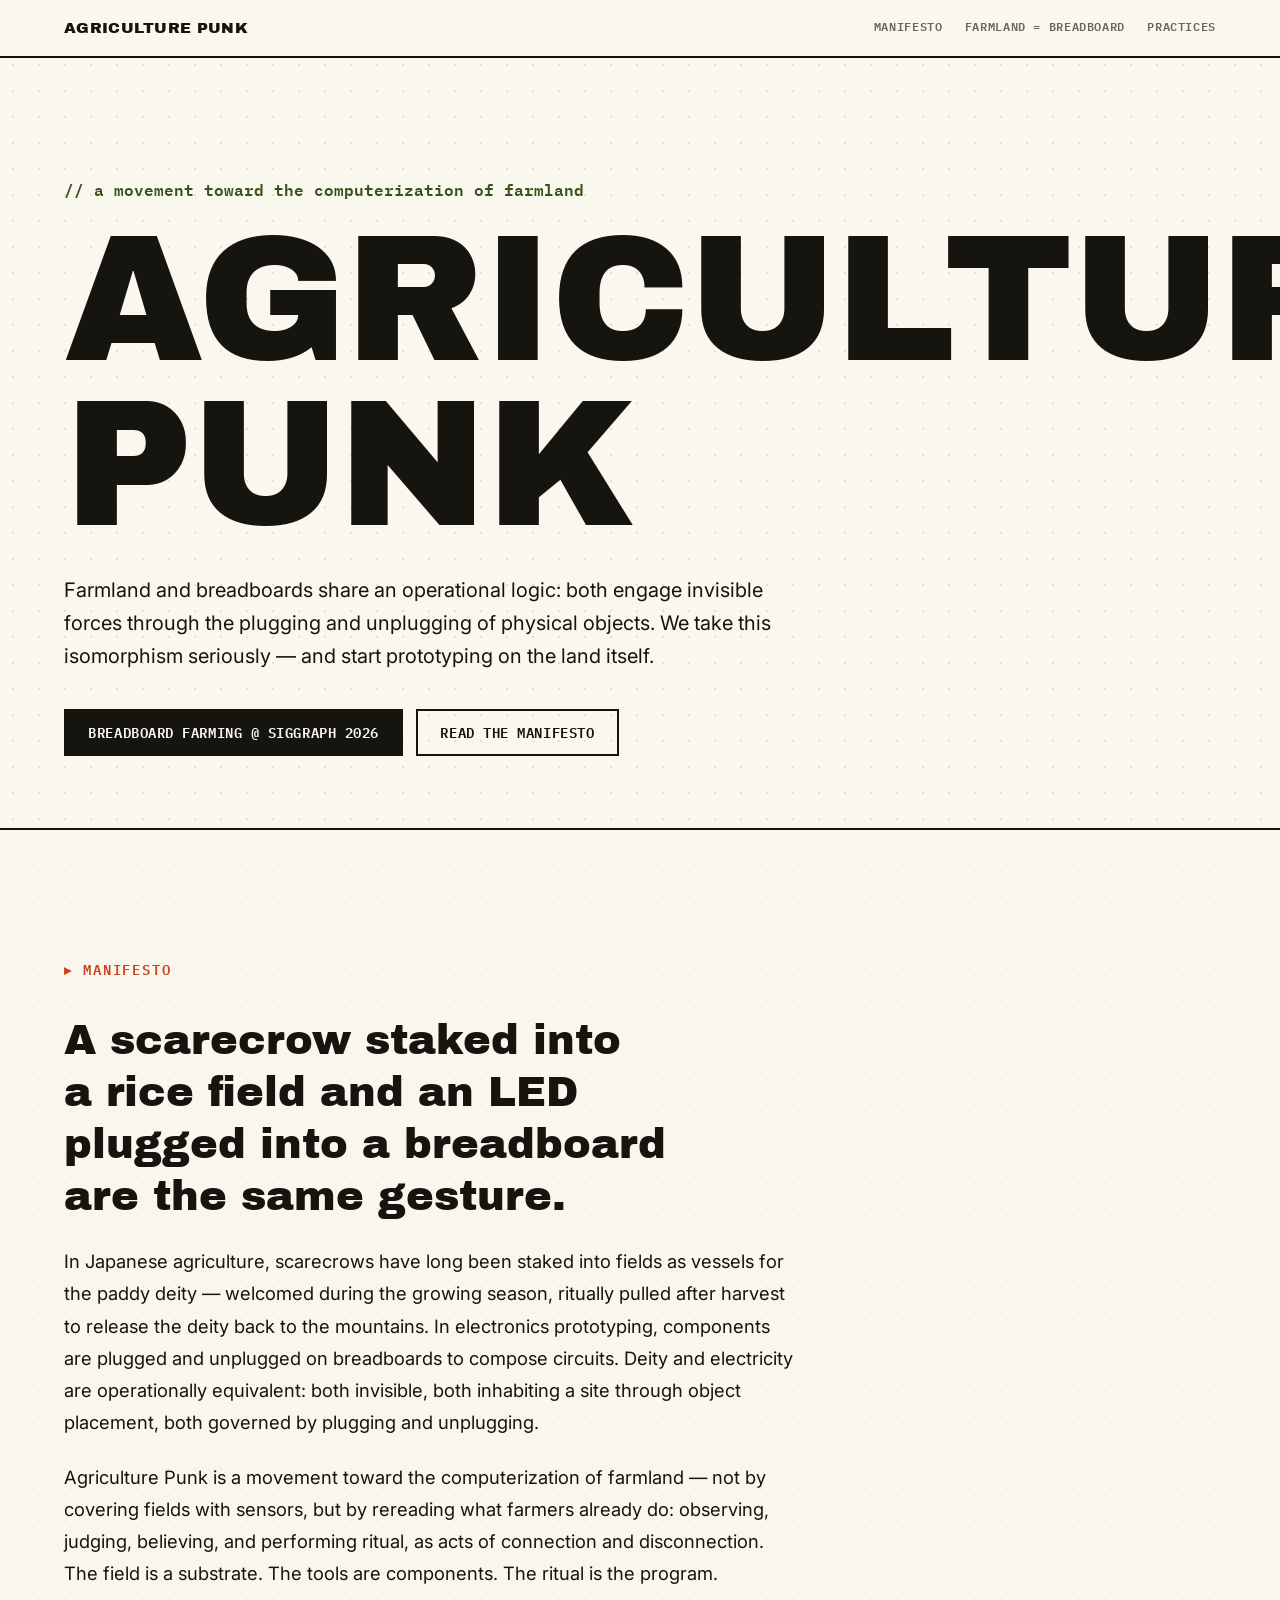
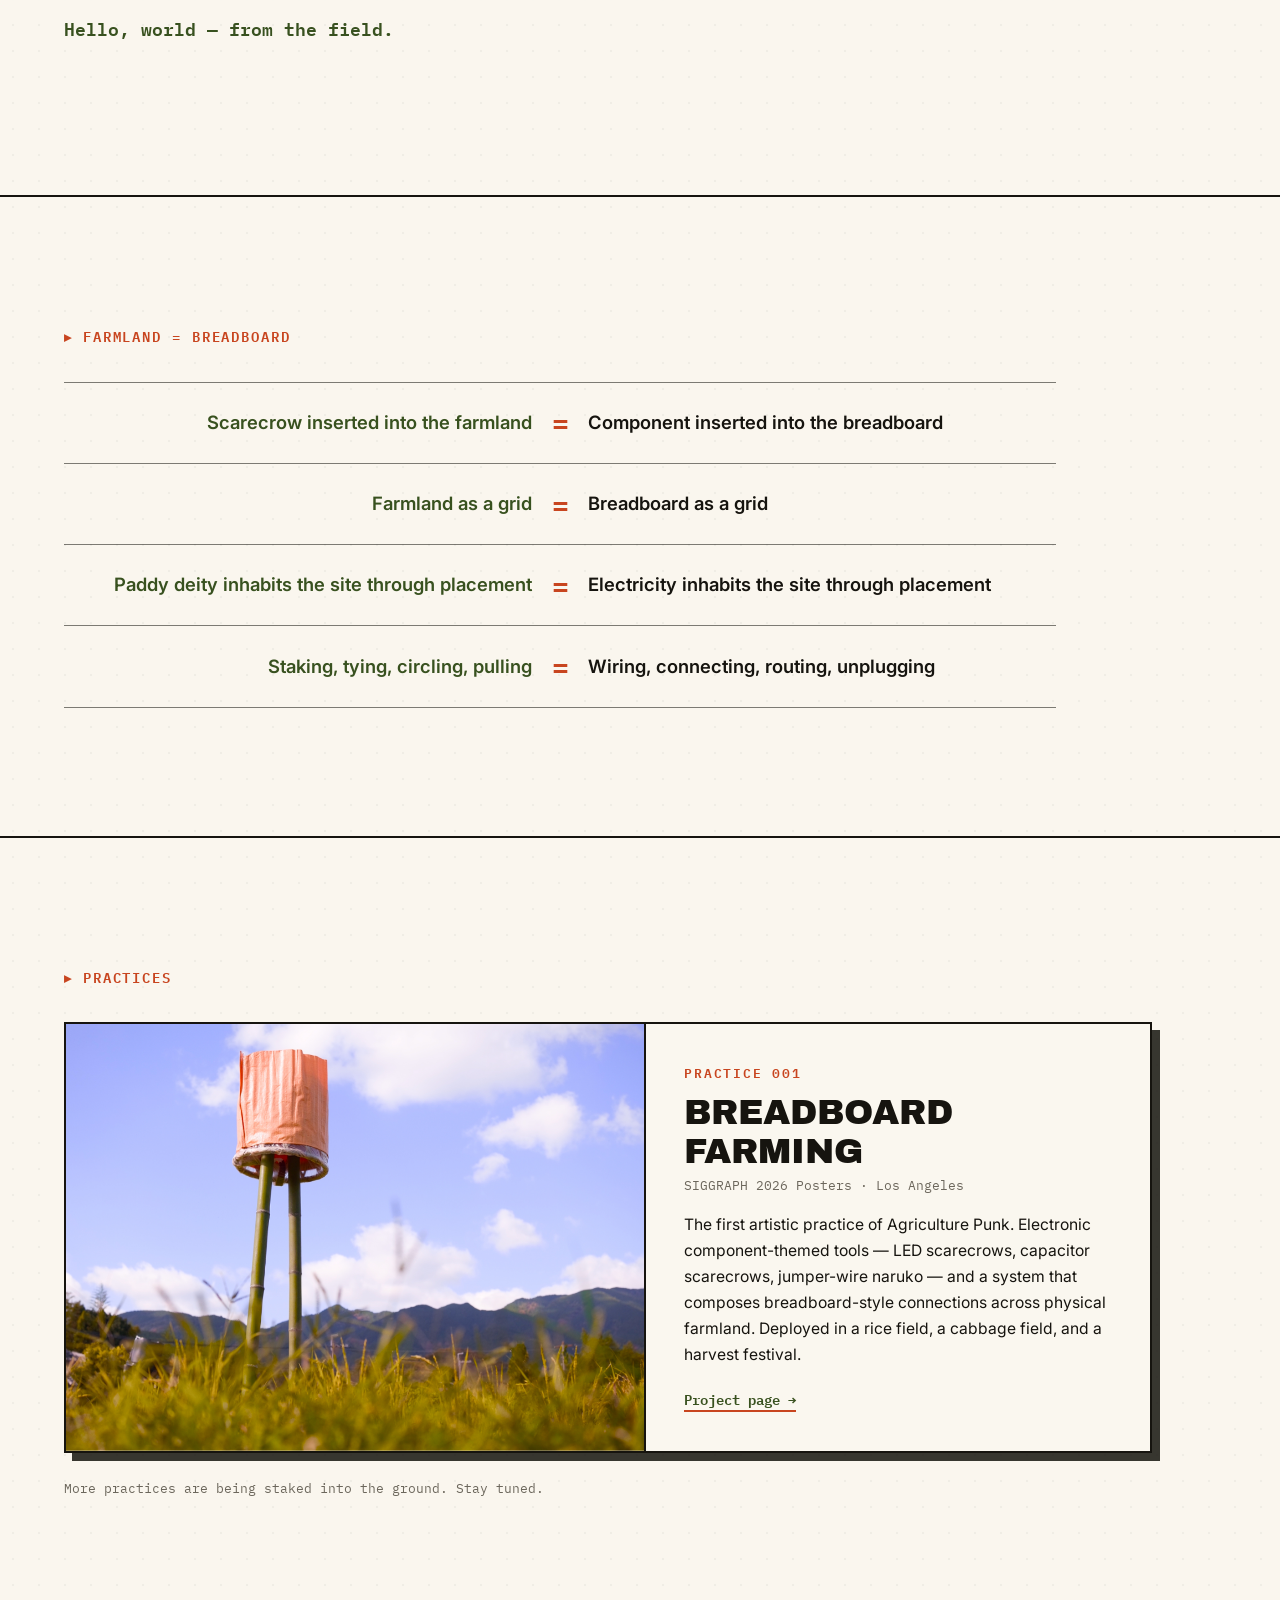
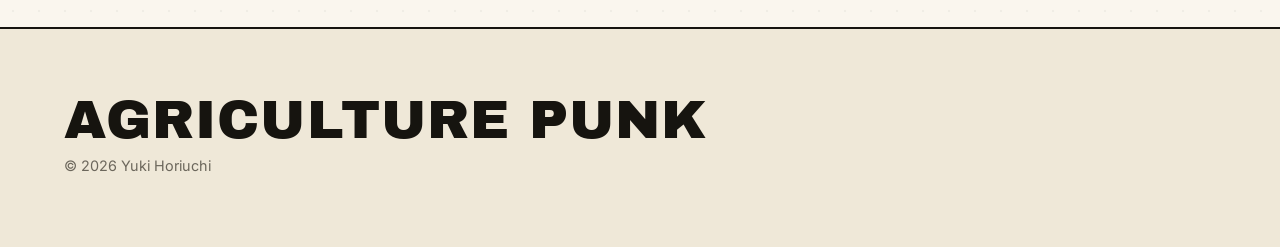
<file: index.html>
<!doctype html>
<html lang="en">
  <head>
    <meta charset="utf-8">
    <meta name="viewport" content="width=device-width, initial-scale=1">
    <meta
      name="description"
      content="Agriculture Punk — a movement toward the computerization of farmland. Farmland = Breadboard."
    >
    <title>Agriculture Punk</title>
    <link rel="preconnect" href="https://fonts.googleapis.com">
    <link rel="preconnect" href="https://fonts.gstatic.com" crossorigin>
    <link
      href="https://fonts.googleapis.com/css2?family=Archivo+Black&family=Inter:wght@400;500;600;700&family=IBM+Plex+Mono:wght@400;600&display=swap"
      rel="stylesheet"
    >
    <link rel="stylesheet" href="./style.css">
  </head>
  <body class="home-page">
    <header class="site-header" aria-label="Site header">
      <a class="site-mark" href="./" aria-label="Agriculture Punk home">
        Agriculture&nbsp;Punk
      </a>
      <nav class="site-nav" aria-label="Primary navigation">
        <a href="#manifesto">Manifesto</a>
        <a href="#isomorphism">Farmland&nbsp;=&nbsp;Breadboard</a>
        <a href="#practices">Practices</a>
      </nav>
    </header>

    <main>
      <!-- ============ Hero ============ -->
      <section class="hero" aria-labelledby="home-title">
        <p class="hero-kicker">// a movement toward the computerization of farmland</p>
        <h1 id="home-title">Agriculture<br>Punk</h1>
        <p class="hero-tagline">
          Farmland and breadboards share an operational logic: both engage
          invisible forces through the plugging and unplugging of physical
          objects. We take this isomorphism seriously — and start prototyping
          on the land itself.
        </p>
        <div class="button-row">
          <a class="button button-primary" href="./SIGGRAPH26/">
            Breadboard Farming @ SIGGRAPH 2026
          </a>
          <a class="button button-secondary" href="#manifesto">
            Read the Manifesto
          </a>
        </div>
      </section>

      <!-- ============ Manifesto ============ -->
      <section class="manifesto" id="manifesto" aria-labelledby="manifesto-title">
        <p class="section-label" id="manifesto-title">Manifesto</p>
        <div class="manifesto-body">
          <p class="manifesto-lead">
            A scarecrow staked into a rice field and an LED plugged into a
            breadboard are the same gesture.
          </p>
          <p>
            In Japanese agriculture, scarecrows have long been staked into
            fields as vessels for the paddy deity — welcomed during the growing
            season, ritually pulled after harvest to release the deity back to
            the mountains. In electronics prototyping, components are plugged
            and unplugged on breadboards to compose circuits. Deity and
            electricity are operationally equivalent: both invisible, both
            inhabiting a site through object placement, both governed by
            plugging and unplugging.
          </p>
          <p>
            Agriculture Punk is a movement toward the computerization of
            farmland — not by covering fields with sensors, but by rereading
            what farmers already do: observing, judging, believing, and
            performing ritual, as acts of connection and disconnection. The
            field is a substrate. The tools are components. The ritual is the
            program.
          </p>
          <p class="manifesto-close">Hello, world — from the field.</p>
        </div>
      </section>

      <!-- ============ Isomorphism ============ -->
      <section class="isomorphism" id="isomorphism" aria-labelledby="iso-title">
        <p class="section-label" id="iso-title">Farmland = Breadboard</p>
        <ul class="iso-list">
          <li>
            <span class="iso-farm">Scarecrow inserted into the farmland</span>
            <span class="iso-eq" aria-hidden="true">=</span>
            <span class="iso-board">Component inserted into the breadboard</span>
          </li>
          <li>
            <span class="iso-farm">Farmland as a grid</span>
            <span class="iso-eq" aria-hidden="true">=</span>
            <span class="iso-board">Breadboard as a grid</span>
          </li>
          <li>
            <span class="iso-farm">Paddy deity inhabits the site through placement</span>
            <span class="iso-eq" aria-hidden="true">=</span>
            <span class="iso-board">Electricity inhabits the site through placement</span>
          </li>
          <li>
            <span class="iso-farm">Staking, tying, circling, pulling</span>
            <span class="iso-eq" aria-hidden="true">=</span>
            <span class="iso-board">Wiring, connecting, routing, unplugging</span>
          </li>
        </ul>
      </section>

      <!-- ============ Practices ============ -->
      <section class="practices" id="practices" aria-labelledby="practices-title">
        <p class="section-label" id="practices-title">Practices</p>
        <article class="practice-card">
          <a class="practice-media" href="./SIGGRAPH26/">
            <img
              src="./assets/siggraph26_teaser.jpg"
              alt="Farmland and breadboard side by side: a scarecrow staked into a field mirrors a component inserted into a breadboard"
              width="2306"
              height="1538"
            >
          </a>
          <div class="practice-body">
            <p class="practice-number">Practice 001</p>
            <h2>
              <a href="./SIGGRAPH26/">Breadboard Farming</a>
            </h2>
            <p class="practice-venue">SIGGRAPH 2026 Posters · Los Angeles</p>
            <p>
              The first artistic practice of Agriculture Punk. Electronic
              component-themed tools — LED scarecrows, capacitor scarecrows,
              jumper-wire naruko — and a system that composes breadboard-style
              connections across physical farmland. Deployed in a rice field, a
              cabbage field, and a harvest festival.
            </p>
            <a class="practice-link" href="./SIGGRAPH26/">Project page →</a>
          </div>
        </article>
        <p class="practices-note">More practices are being staked into the ground. Stay tuned.</p>
      </section>
    </main>

    <footer class="site-footer">
      <p class="footer-mark" aria-hidden="true">AGRICULTURE PUNK</p>
      <p>© 2026 Yuki Horiuchi</p>
    </footer>
  </body>
</html>
</file>
<file: style.css>
/* ==========================================================================
   Agriculture Punk — shared stylesheet
   1. Base
   2. Home page (concept / manifesto)
   3. Project page (SIGGRAPH 2026)
   ========================================================================== */

:root {
  --ink: #16140f;
  --paper: #faf7ef;
  --cream: #efe8d8;
  --soil: #6f5637;
  --rice: #4c6b2f;
  --rice-dark: #38511f;
  --signal: #c8451f; /* LED red-orange accent */
  --muted: #6c675c;
  --line: rgba(22, 20, 15, 0.14);
  --line-strong: rgba(22, 20, 15, 0.55);
  --link-blue: #2563c4;
  --font-body: "Inter", ui-sans-serif, system-ui, -apple-system, "Segoe UI",
    "Hiragino Sans", sans-serif;
  --font-display: "Archivo Black", "Inter", ui-sans-serif, system-ui, sans-serif;
  --font-mono: "IBM Plex Mono", ui-monospace, SFMono-Regular, Menlo, Consolas,
    monospace;
  --pad: clamp(1.25rem, 5vw, 5rem);
}

/* ============ 1. Base ============ */

*,
*::before,
*::after {
  box-sizing: border-box;
}

html {
  color: var(--ink);
  background: var(--paper);
  font-family: var(--font-body);
  line-height: 1.6;
  scroll-behavior: smooth;
  -webkit-text-size-adjust: 100%;
}

body {
  min-width: 320px;
  margin: 0;
}

img {
  display: block;
  max-width: 100%;
  height: auto;
}

a {
  color: inherit;
}

a:focus-visible,
button:focus-visible {
  outline: 3px solid var(--rice);
  outline-offset: 3px;
}

::selection {
  color: var(--paper);
  background: var(--rice-dark);
}

.button-row {
  display: flex;
  flex-wrap: wrap;
  gap: 0.8rem;
}

.button {
  display: inline-flex;
  align-items: center;
  justify-content: center;
  border: 2px solid var(--ink);
  padding: 0.85rem 1.4rem;
  font-family: var(--font-mono);
  font-size: 0.85rem;
  font-weight: 600;
  line-height: 1.2;
  text-align: center;
  text-decoration: none;
  text-transform: uppercase;
  letter-spacing: 0.04em;
  transition: background-color 150ms ease, color 150ms ease,
    box-shadow 150ms ease, transform 150ms ease;
}

.button:hover {
  transform: translate(-2px, -2px);
  box-shadow: 4px 4px 0 var(--ink);
}

.button-primary {
  color: var(--paper);
  background: var(--ink);
}

.button-primary:hover {
  background: var(--rice-dark);
  border-color: var(--rice-dark);
  box-shadow: 4px 4px 0 rgba(22, 20, 15, 0.35);
}

.button-secondary {
  color: var(--ink);
  background: transparent;
}

.button-secondary:hover {
  background: var(--cream);
}

/* ============ 2. Home page ============ */

.home-page {
  overflow-x: hidden;
  /* breadboard dot grid over paper */
  background:
    radial-gradient(circle, rgba(22, 20, 15, 0.1) 1.1px, transparent 1.6px)
      0 0 / 26px 26px,
    var(--paper);
}

.site-header {
  position: fixed;
  z-index: 20;
  top: 0;
  left: 0;
  display: flex;
  width: 100%;
  align-items: center;
  justify-content: space-between;
  gap: 1rem;
  padding: 1rem var(--pad);
  border-bottom: 2px solid var(--ink);
  background: rgba(250, 247, 239, 0.88);
  backdrop-filter: blur(10px);
}

.site-mark {
  font-family: var(--font-display);
  font-size: 0.95rem;
  letter-spacing: 0.02em;
  text-decoration: none;
  text-transform: uppercase;
}

.site-nav {
  display: flex;
  flex-wrap: wrap;
  gap: 1.4rem;
}

.site-nav a {
  color: var(--muted);
  font-family: var(--font-mono);
  font-size: 0.78rem;
  font-weight: 600;
  text-decoration: none;
  text-transform: uppercase;
  letter-spacing: 0.05em;
  border-bottom: 2px solid transparent;
}

.site-nav a:hover {
  color: var(--ink);
  border-color: var(--signal);
}

.hero {
  display: flex;
  flex-direction: column;
  justify-content: flex-end;
  min-height: 92svh;
  padding: 8rem var(--pad) clamp(3rem, 8vh, 6rem);
}

.hero-kicker {
  margin: 0 0 1rem;
  color: var(--rice-dark);
  font-family: var(--font-mono);
  font-size: clamp(0.8rem, 1.6vw, 1rem);
  font-weight: 600;
}

.hero h1 {
  margin: 0 0 1.6rem;
  font-family: var(--font-display);
  font-size: clamp(3.4rem, 14vw, 12rem);
  font-weight: 400;
  letter-spacing: -0.01em;
  line-height: 0.92;
  text-transform: uppercase;
}

.hero-tagline {
  max-width: 46rem;
  margin: 0 0 2.2rem;
  font-size: clamp(1.02rem, 2vw, 1.25rem);
  line-height: 1.65;
}

.section-label {
  margin: 0 0 2.2rem;
  color: var(--signal);
  font-family: var(--font-mono);
  font-size: 0.85rem;
  font-weight: 600;
  text-transform: uppercase;
  letter-spacing: 0.14em;
}

.section-label::before {
  content: "▸ ";
}

.manifesto,
.isomorphism,
.practices {
  padding: clamp(4rem, 10vw, 8rem) var(--pad);
  border-top: 2px solid var(--ink);
  background: rgba(250, 247, 239, 0.6);
}

.manifesto-body {
  max-width: 46rem;
}

.manifesto-body p {
  margin: 0 0 1.4rem;
  font-size: clamp(1rem, 1.8vw, 1.15rem);
  line-height: 1.75;
}

.manifesto-lead {
  font-family: var(--font-display);
  font-size: clamp(1.5rem, 3.6vw, 2.6rem) !important;
  line-height: 1.25 !important;
  text-wrap: balance;
}

.manifesto-close {
  color: var(--rice-dark);
  font-family: var(--font-mono);
  font-weight: 600;
}

.iso-list {
  max-width: 62rem;
  margin: 0;
  padding: 0;
  list-style: none;
  border-top: 1px solid var(--line-strong);
}

.iso-list li {
  display: grid;
  grid-template-columns: 1fr auto 1fr;
  align-items: center;
  gap: 1.2rem;
  padding: 1.3rem 0;
  border-bottom: 1px solid var(--line-strong);
  font-size: clamp(0.95rem, 1.8vw, 1.15rem);
  line-height: 1.5;
}

.iso-farm {
  color: var(--rice-dark);
  font-weight: 600;
  text-align: right;
}

.iso-eq {
  font-family: var(--font-display);
  font-size: 1.4em;
  color: var(--signal);
}

.iso-board {
  font-weight: 600;
}

.practice-card {
  display: grid;
  grid-template-columns: minmax(0, 1.15fr) minmax(0, 1fr);
  max-width: 68rem;
  border: 2px solid var(--ink);
  background: var(--paper);
  box-shadow: 8px 8px 0 rgba(22, 20, 15, 0.85);
}

.practice-media {
  display: block;
  border-right: 2px solid var(--ink);
}

.practice-media img {
  width: 100%;
  height: 100%;
  object-fit: cover;
}

.practice-body {
  padding: clamp(1.4rem, 3vw, 2.4rem);
}

.practice-number {
  margin: 0 0 0.6rem;
  color: var(--signal);
  font-family: var(--font-mono);
  font-size: 0.8rem;
  font-weight: 600;
  letter-spacing: 0.14em;
  text-transform: uppercase;
}

.practice-body h2 {
  margin: 0 0 0.3rem;
  font-family: var(--font-display);
  font-size: clamp(1.5rem, 3vw, 2.2rem);
  font-weight: 400;
  line-height: 1.1;
  text-transform: uppercase;
}

.practice-body h2 a {
  text-decoration: none;
}

.practice-body h2 a:hover {
  color: var(--rice-dark);
}

.practice-venue {
  margin: 0 0 1rem;
  color: var(--muted);
  font-family: var(--font-mono);
  font-size: 0.82rem;
}

.practice-body > p:not(.practice-number):not(.practice-venue) {
  margin: 0 0 1.2rem;
  font-size: 0.98rem;
  line-height: 1.65;
}

.practice-link {
  font-family: var(--font-mono);
  font-size: 0.85rem;
  font-weight: 600;
  color: var(--rice-dark);
  text-decoration: none;
  border-bottom: 2px solid var(--signal);
}

.practice-link:hover {
  color: var(--signal);
}

.practices-note {
  max-width: 68rem;
  margin: 1.6rem 0 0;
  color: var(--muted);
  font-family: var(--font-mono);
  font-size: 0.82rem;
}

.site-footer {
  padding: clamp(2.5rem, 6vw, 4rem) var(--pad);
  border-top: 2px solid var(--ink);
  color: var(--muted);
  background: var(--cream);
  font-size: 0.9rem;
}

.site-footer p {
  margin: 0 0 0.4rem;
}

.footer-mark {
  color: var(--ink);
  font-family: var(--font-display);
  font-size: clamp(1.6rem, 6vw, 3.4rem);
  letter-spacing: 0.02em;
  line-height: 1;
}

.site-footer a {
  color: var(--ink);
}

/* ============ 3. Project page ============ */

.project-page {
  --project-content-width: 46rem;
  background: #fff;
  color: #1a1a1a;
}

.project-topbar {
  padding-block: 0.85rem;
  padding-inline: max(
    1.25rem,
    calc((100% - var(--project-content-width)) / 2)
  );
  border-bottom: 1px solid #ececec;
}

.project-topbar a {
  color: #666;
  font-family: var(--font-mono);
  font-size: 0.8rem;
  font-weight: 600;
  text-decoration: none;
  text-transform: uppercase;
  letter-spacing: 0.05em;
}

.project-topbar a:hover {
  color: var(--ink);
}

.project-container {
  width: min(100% - 2.5rem, var(--project-content-width));
  margin: 0 auto;
  padding: clamp(2.2rem, 6vw, 4rem) 0 3rem;
}

.project-hero {
  margin-bottom: 2.5rem;
  text-align: center;
}

.project-venue-badge {
  display: inline-block;
  margin: 0 0 1.2rem;
  padding: 0.35rem 0.9rem;
  border: 1px solid #dcdcdc;
  border-radius: 999px;
  color: #555;
  font-family: var(--font-mono);
  font-size: 0.78rem;
  font-weight: 600;
  letter-spacing: 0.03em;
}

.project-hero h1 {
  max-width: 46rem;
  margin: 0 auto 1.1rem;
  font-size: clamp(0.95rem, 4.4vw, 2.5rem);
  font-weight: 700;
  letter-spacing: -0.015em;
  line-height: 1.18;
  text-wrap: balance;
}

.project-title-line {
  display: inline-block;
  white-space: nowrap;
}

.project-authors {
  display: flex;
  flex-wrap: wrap;
  justify-content: center;
  gap: 0.2rem 1.1rem;
  margin: 0 0 0.35rem;
  font-size: 1.08rem;
  line-height: 1.5;
}

.project-authors a {
  color: var(--link-blue);
  text-decoration: none;
}

.project-authors a:hover {
  text-decoration: underline;
}

.project-affiliation {
  margin: 0 0 1.6rem;
  color: #666;
  font-size: 0.98rem;
}

.project-links {
  display: flex;
  flex-wrap: wrap;
  justify-content: center;
  gap: 0.6rem;
}

.link-pill {
  display: inline-flex;
  align-items: center;
  gap: 0.45rem;
  padding: 0.55rem 1.15rem;
  border-radius: 999px;
  background: #2b2b2b;
  color: #fff;
  font-size: 0.9rem;
  font-weight: 600;
  text-decoration: none;
  transition: background-color 140ms ease, transform 140ms ease;
}

.link-pill:hover {
  background: #000;
  transform: translateY(-1px);
}

.link-pill svg {
  width: 1.05em;
  height: 1.05em;
  fill: currentColor;
  flex: none;
}

.project-teaser {
  margin: 0 0 1rem;
}

.project-teaser img {
  width: 100%;
  border: 1px solid #e4e4e4;
  border-radius: 6px;
}

.project-teaser figcaption {
  max-width: 46rem;
  margin: 0.8rem auto 0;
  color: #555;
  font-size: 0.92rem;
  line-height: 1.6;
  text-align: center;
}

.project-section {
  padding: 2.1rem 0;
}

.project-section h2 {
  max-width: 46rem;
  margin: 0 auto 1rem;
  font-size: clamp(1.35rem, 2.6vw, 1.7rem);
  font-weight: 700;
  letter-spacing: -0.01em;
  line-height: 1.25;
  text-align: center;
  text-wrap: balance;
}

.project-section > p {
  max-width: var(--project-content-width);
  margin: 0 auto 1.1rem;
  font-size: 1.04rem;
  line-height: 1.75;
  color: #2a2a2a;
}

.project-section > p:last-child {
  margin-bottom: 0;
}

.project-section > p,
.tool-card figcaption p,
.deployment-text p {
  text-align: justify;
}

.project-section a {
  color: var(--link-blue);
}

/* --- video --- */

.project-video {
  display: block;
  width: 100%;
  max-width: var(--project-content-width);
  aspect-ratio: 16 / 9;
  margin: 0 auto;
  border-radius: 6px;
  background: #000;
  object-fit: contain;
}

/* --- figures --- */

.project-figure {
  max-width: var(--project-content-width);
  margin: 1.6rem auto;
}

.project-figure img,
.tool-card img,
.deployment-figure img {
  width: 100%;
  border: 1px solid #e4e4e4;
  border-radius: 6px;
  background:
    repeating-linear-gradient(45deg, #fafafa 0 12px, #f1f1f1 12px 24px);
}

.project-figure figcaption {
  margin-top: 0.7rem;
  color: #555;
  font-size: 0.9rem;
  line-height: 1.55;
  text-align: center;
}

/* --- tools grid --- */

.tool-grid {
  display: grid;
  grid-template-columns: repeat(3, minmax(0, 1fr));
  gap: 1.1rem;
  margin-top: 1.6rem;
}

.tool-card {
  margin: 0;
  border: 1px solid #e4e4e4;
  border-radius: 8px;
  overflow: hidden;
  background: #fcfcfc;
}

.tool-card img {
  aspect-ratio: 4 / 3;
  object-fit: cover;
  border: 0;
  border-bottom: 1px solid #e4e4e4;
  border-radius: 0;
}

.tool-card figcaption {
  padding: 1rem 1.1rem 1.2rem;
}

.tool-card h3 {
  margin: 0 0 0.45rem;
  font-size: 1.02rem;
  font-weight: 700;
  line-height: 1.3;
}

.tool-card figcaption p {
  margin: 0;
  color: #444;
  font-size: 0.9rem;
  line-height: 1.6;
}

/* --- deployments --- */

.deployment {
  display: grid;
  grid-template-columns: minmax(0, 1fr) minmax(0, 1.2fr);
  gap: 1.6rem;
  align-items: start;
  max-width: var(--project-content-width);
  margin: 2.2rem auto 0;
}

.deployment-figure {
  margin: 0;
}

.deployment-figure img {
  aspect-ratio: 4 / 3;
  object-fit: cover;
}

.deployment-text h3 {
  display: flex;
  align-items: baseline;
  gap: 0.7rem;
  margin: 0 0 0.55rem;
  font-size: 1.15rem;
  font-weight: 700;
}

.deployment-index {
  color: #b5b5b5;
  font-family: var(--font-mono);
  font-size: 0.85rem;
  font-weight: 600;
}

.deployment-text p {
  margin: 0;
  color: #2a2a2a;
  font-size: 0.97rem;
  line-height: 1.7;
}

/* --- citation --- */

.citation-block {
  overflow-x: auto;
  max-width: var(--project-content-width);
  margin: 0 auto;
  border: 1px solid #e4e4e4;
  border-radius: 6px;
  background: #f8f8f8;
  padding: 1.1rem 1.3rem;
  font-family: var(--font-mono);
  font-size: 0.84rem;
  line-height: 1.6;
}

.project-footer {
  margin-top: 2rem;
  padding-top: 1.6rem;
  border-top: 1px solid #ececec;
  color: #777;
  font-size: 0.88rem;
  text-align: center;
}

.project-footer p {
  margin: 0 0 0.4rem;
}

.project-footer a {
  color: var(--link-blue);
}

/* ============ Responsive ============ */

@media (max-width: 860px) {
  .tool-grid {
    grid-template-columns: 1fr;
  }

  .deployment {
    grid-template-columns: 1fr;
    gap: 0.9rem;
  }

  .practice-card {
    grid-template-columns: 1fr;
  }

  .practice-media {
    border-right: 0;
    border-bottom: 2px solid var(--ink);
  }
}

@media (max-width: 640px) {
  .site-nav {
    display: none;
  }

  .hero {
    min-height: 78svh;
    padding-top: 6.5rem;
  }

  .iso-list li {
    grid-template-columns: 1fr;
    gap: 0.3rem;
    text-align: left;
  }

  .iso-farm {
    text-align: left;
  }

  .iso-eq {
    display: none;
  }

  .iso-board::before {
    content: "= ";
    color: var(--signal);
    font-family: var(--font-display);
  }

  .button-row {
    flex-direction: column;
  }

  .button {
    width: 100%;
  }

  .wide-only {
    display: none;
  }
}

@media (min-width: 641px) {
  .wide-only {
    display: inline;
  }
}

@media (prefers-reduced-motion: reduce) {
  *,
  *::before,
  *::after {
    scroll-behavior: auto !important;
    transition-duration: 0.01ms !important;
    animation-duration: 0.01ms !important;
  }
}
</file>
